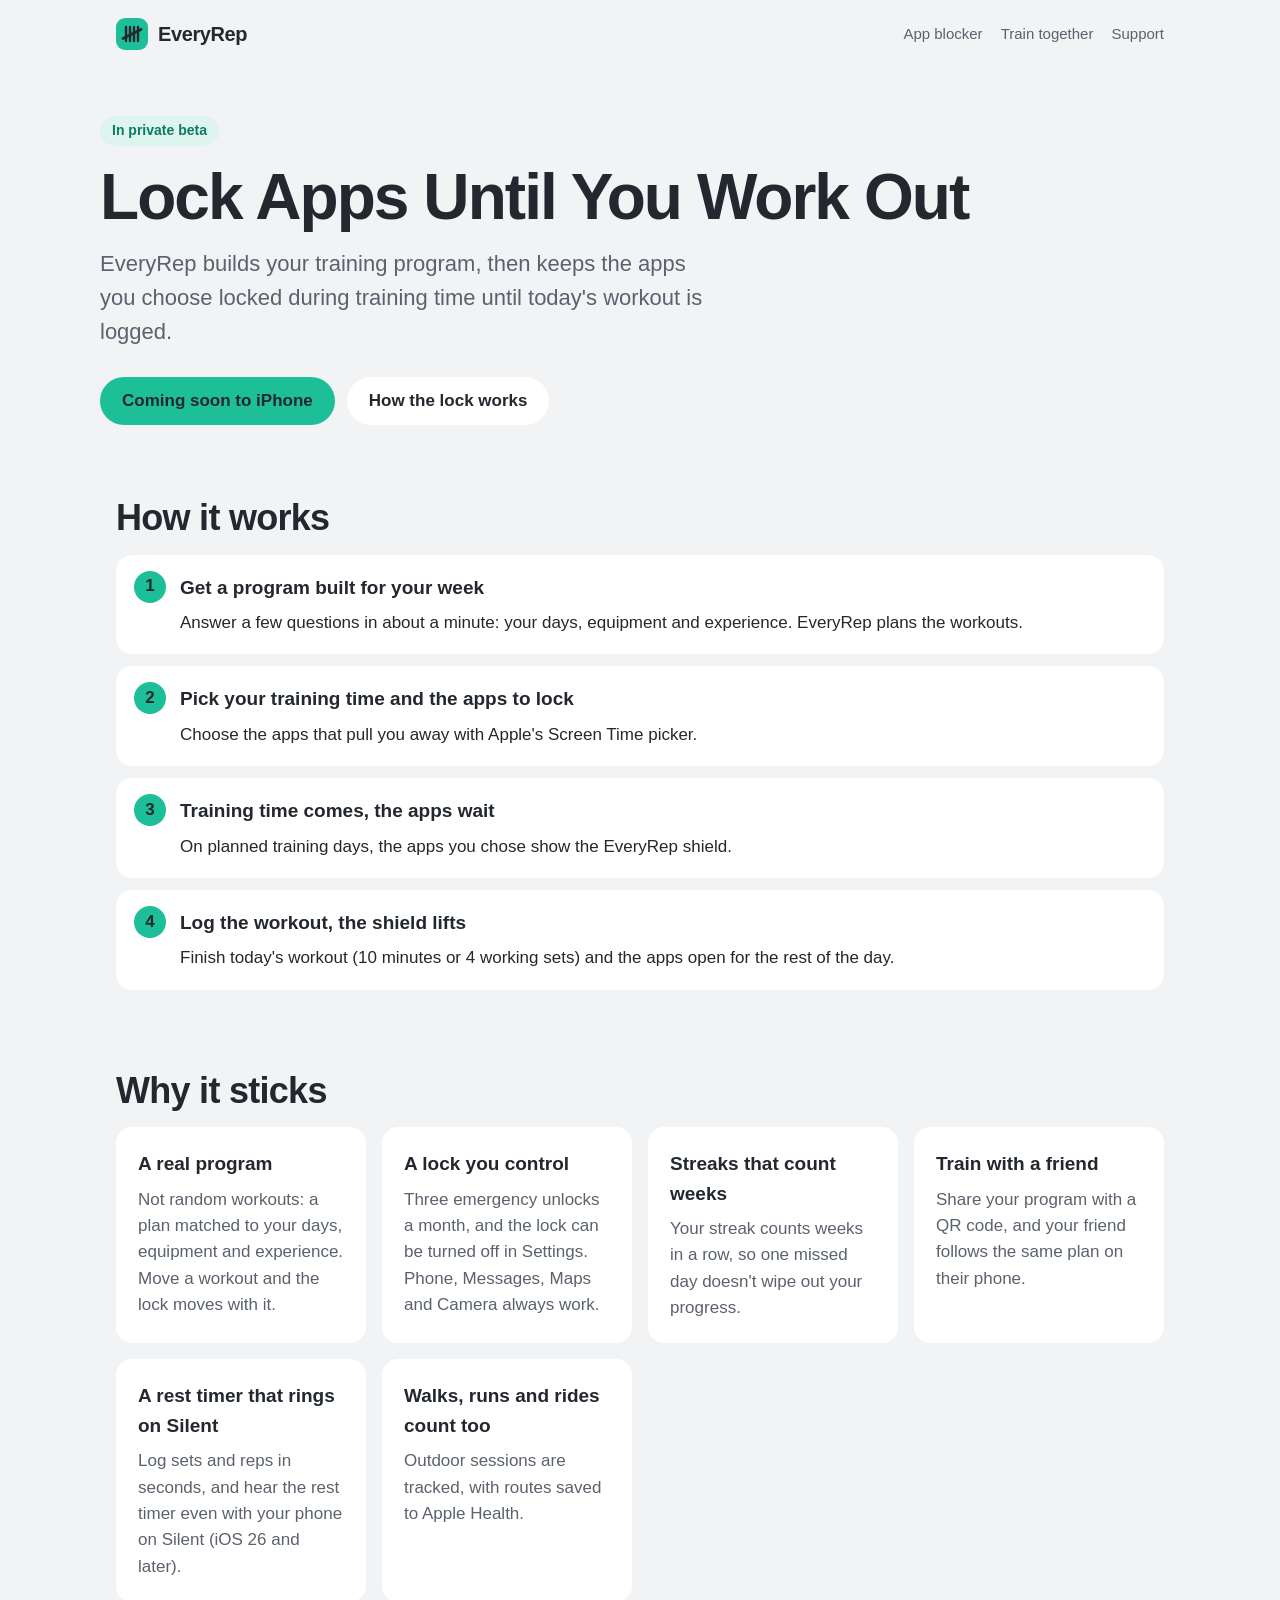
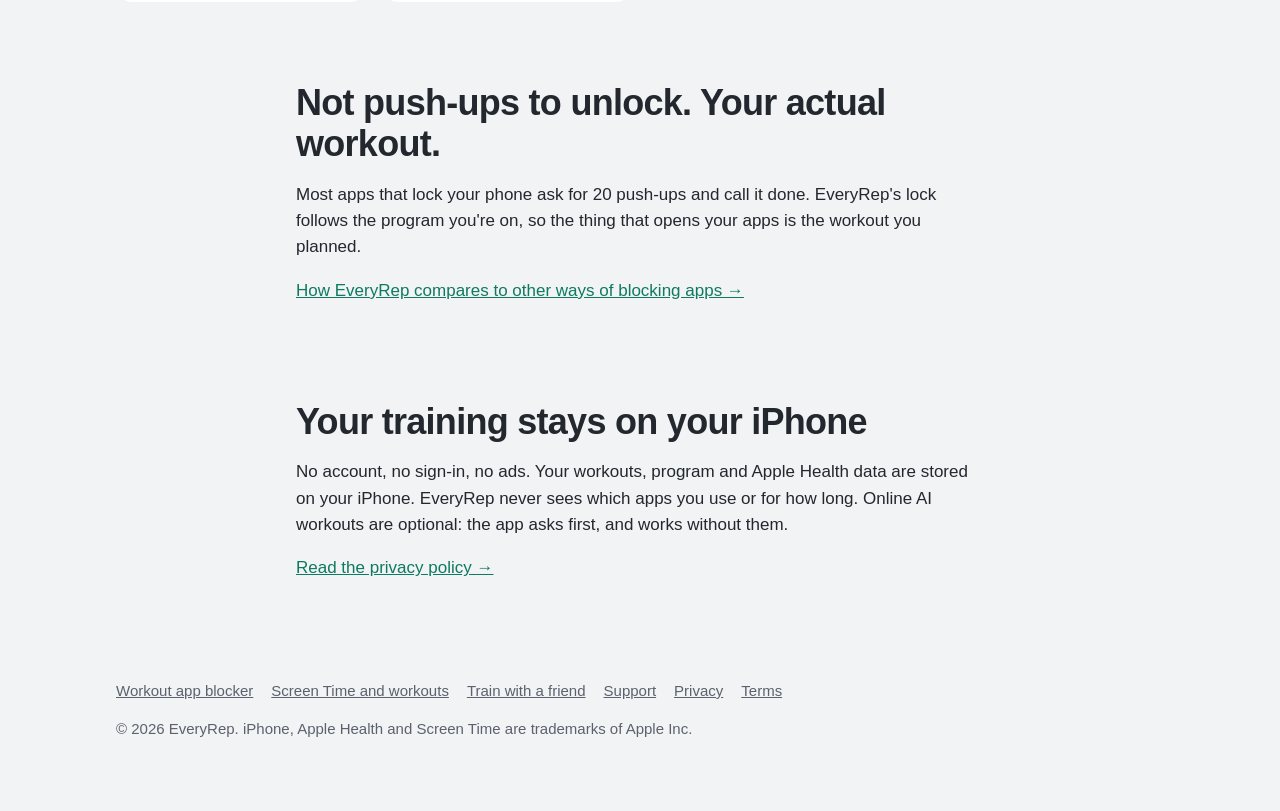
<file: public/index.html>
<!doctype html>
<html lang="en">
<head>
  <meta charset="utf-8">
  <meta name="viewport" content="width=device-width, initial-scale=1">
  <title>EveryRep: Lock Apps Until You Work Out</title>
  <meta name="description" content="EveryRep builds your training program and locks the apps you choose during training time until today's workout is logged. For iPhone.">
  <link rel="canonical" href="https://everyrep.app/">
  <meta property="og:type" content="website">
  <meta property="og:site_name" content="EveryRep">
  <meta property="og:title" content="EveryRep: Lock Apps Until You Work Out">
  <meta property="og:description" content="A real training program, and a lock that keeps your scroll apps closed until today's workout is done.">
  <meta property="og:url" content="https://everyrep.app/">
  <meta property="og:image" content="https://everyrep.app/assets/og.png">
  <meta name="twitter:card" content="summary_large_image">
  <link rel="icon" href="favicon.svg" type="image/svg+xml">
  <link rel="apple-touch-icon" href="assets/apple-touch-icon.png">
  <link rel="stylesheet" href="styles.css">
  <script type="application/ld+json">
  {
    "@context": "https://schema.org",
    "@type": "SoftwareApplication",
    "name": "EveryRep: Gym Workout Planner",
    "alternateName": "EveryRep",
    "operatingSystem": "iOS",
    "applicationCategory": "HealthApplication",
    "description": "A workout planner that locks the apps you choose during training time until today's workout is logged.",
    "url": "https://everyrep.app/",
    "image": "https://everyrep.app/assets/icon-512.png"
  }
  </script>
</head>
<body>
  <header class="site-header">
    <div class="wrap">
      <a class="brand" href="./"><img src="assets/logo.svg" alt="" width="32" height="32">EveryRep</a>
      <nav class="site-nav" aria-label="Main">
        <a href="workout-app-blocker/">App blocker</a>
        <a href="train-with-a-friend/">Train together</a>
        <a href="support/">Support</a>
      </nav>
    </div>
  </header>

  <main>
    <div class="wrap hero">
      <span class="eyebrow">In private beta</span>
      <h1>Lock Apps Until You Work Out</h1>
      <p class="lede">EveryRep builds your training program, then keeps the apps you choose locked during training time until today's workout is logged.</p>
      <div class="cta-row">
        <span class="button" aria-disabled="true">Coming soon to iPhone</span>
        <a class="button secondary" href="#how">How the lock works</a>
      </div>
    </div>

    <section id="how">
      <div class="wrap">
        <h2>How it works</h2>
        <ol class="steps">
          <li><h3>Get a program built for your week</h3>Answer a few questions in about a minute: your days, equipment and experience. EveryRep plans the workouts.</li>
          <li><h3>Pick your training time and the apps to lock</h3>Choose the apps that pull you away with Apple's Screen Time picker.</li>
          <li><h3>Training time comes, the apps wait</h3>On planned training days, the apps you chose show the EveryRep shield.</li>
          <li><h3>Log the workout, the shield lifts</h3>Finish today's workout (10 minutes or 4 working sets) and the apps open for the rest of the day.</li>
        </ol>
      </div>
    </section>

    <section>
      <div class="wrap">
        <h2>Why it sticks</h2>
        <div class="grid">
          <div class="card"><h3>A real program</h3><p>Not random workouts: a plan matched to your days, equipment and experience. Move a workout and the lock moves with it.</p></div>
          <div class="card"><h3>A lock you control</h3><p>Three emergency unlocks a month, and the lock can be turned off in Settings. Phone, Messages, Maps and Camera always work.</p></div>
          <div class="card"><h3>Streaks that count weeks</h3><p>Your streak counts weeks in a row, so one missed day doesn't wipe out your progress.</p></div>
          <div class="card"><h3>Train with a friend</h3><p>Share your program with a QR code, and your friend follows the same plan on their phone.</p></div>
          <div class="card"><h3>A rest timer that rings on Silent</h3><p>Log sets and reps in seconds, and hear the rest timer even with your phone on Silent (iOS 26 and later).</p></div>
          <div class="card"><h3>Walks, runs and rides count too</h3><p>Outdoor sessions are tracked, with routes saved to Apple Health.</p></div>
        </div>
      </div>
    </section>

    <section>
      <div class="wrap narrow">
        <h2>Not push-ups to unlock. Your actual workout.</h2>
        <p>Most apps that lock your phone ask for 20 push-ups and call it done. EveryRep's lock follows the program you're on, so the thing that opens your apps is the workout you planned.</p>
        <p><a href="workout-app-blocker/">How EveryRep compares to other ways of blocking apps →</a></p>
      </div>
    </section>

    <section>
      <div class="wrap narrow">
        <h2>Your training stays on your iPhone</h2>
        <p>No account, no sign-in, no ads. Your workouts, program and Apple Health data are stored on your iPhone. EveryRep never sees which apps you use or for how long. Online AI workouts are optional: the app asks first, and works without them.</p>
        <p><a href="privacy/">Read the privacy policy →</a></p>
      </div>
    </section>
  </main>

  <footer class="site-footer">
    <div class="wrap">
      <nav aria-label="Footer">
        <a href="workout-app-blocker/">Workout app blocker</a>
        <a href="screen-time-workout/">Screen Time and workouts</a>
        <a href="train-with-a-friend/">Train with a friend</a>
        <a href="support/">Support</a>
        <a href="privacy/">Privacy</a>
        <a href="terms/">Terms</a>
      </nav>
      <p>© 2026 EveryRep. iPhone, Apple Health and Screen Time are trademarks of Apple Inc.</p>
    </div>
  </footer>
</body>
</html>
</file>
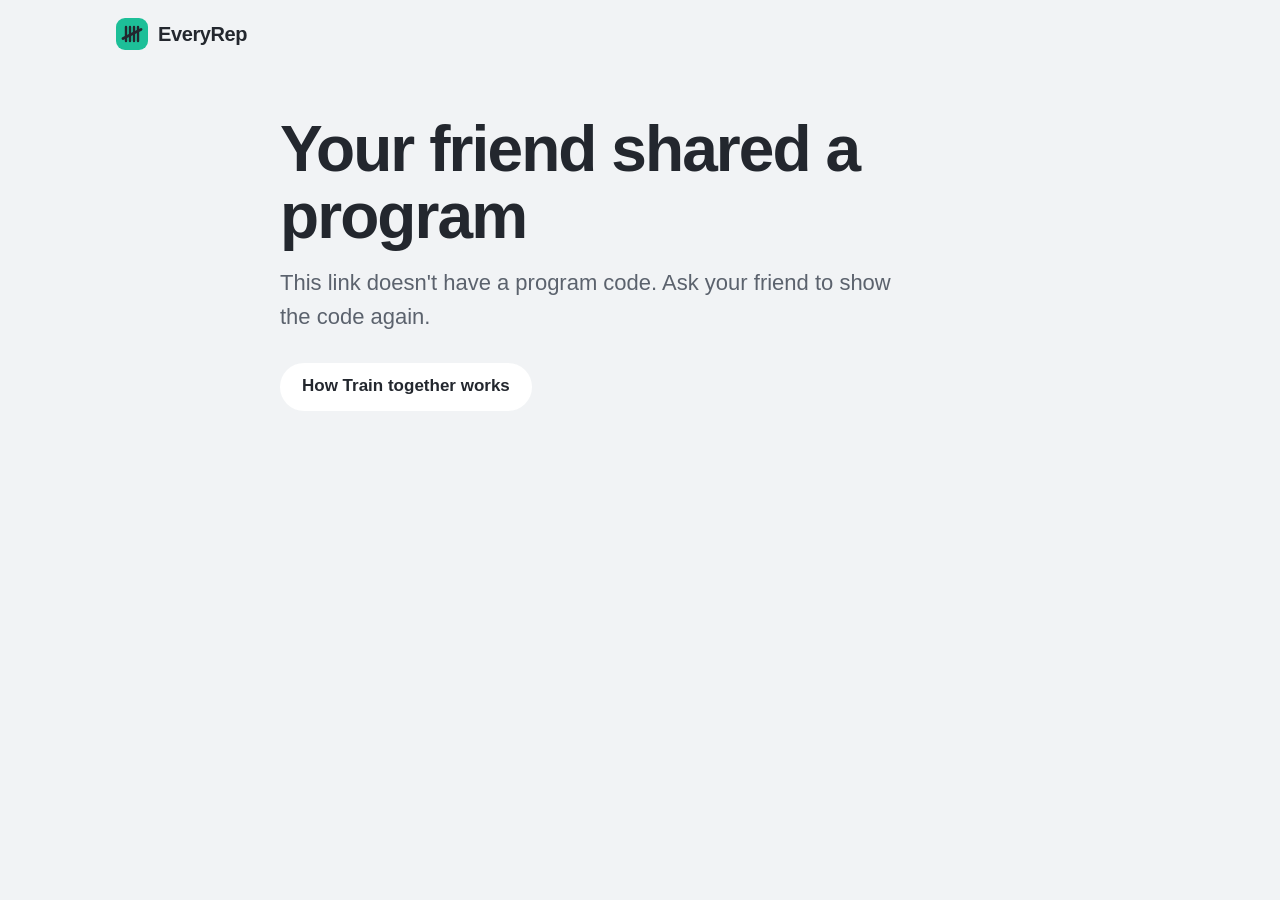
<file: public/p/index.html>
<!doctype html>
<html lang="en">
<head>
  <meta charset="utf-8">
  <meta name="viewport" content="width=device-width, initial-scale=1">
  <title>A Friend's Program | EveryRep</title>
  <meta name="description" content="Open your friend's training program in EveryRep and follow the same plan.">
  <meta name="robots" content="noindex">
  <meta property="og:title" content="Train with me on EveryRep">
  <meta property="og:description" content="Open my program in EveryRep and follow the same plan this week.">
  <meta property="og:image" content="https://everyrep.app/assets/og.png">
  <meta name="twitter:card" content="summary_large_image">
  <link rel="icon" href="../favicon.svg" type="image/svg+xml">
  <link rel="apple-touch-icon" href="../assets/apple-touch-icon.png">
  <link rel="stylesheet" href="../styles.css">
</head>
<body>
  <header class="site-header">
    <div class="wrap">
      <a class="brand" href="../"><img src="../assets/logo.svg" alt="" width="32" height="32">EveryRep</a>
    </div>
  </header>

  <main class="wrap narrow hero">
    <h1>Your friend shared a program</h1>
    <div id="found" hidden>
      <p class="lede">Open it in EveryRep to preview it, then train the same plan.</p>
      <p><span class="code" id="code"></span></p>
      <div class="cta-row">
        <a class="button" id="open" href="../">Open in EveryRep</a>
        <span class="button secondary" aria-disabled="true">Coming soon to iPhone</span>
      </div>
      <p class="note">Already in the app? Open Train and tap Scan a friend's code.</p>
    </div>
    <div id="missing" hidden>
      <p class="lede">This link doesn't have a program code. Ask your friend to show the code again.</p>
      <a class="button secondary" href="../train-with-a-friend/">How Train together works</a>
    </div>
  </main>

  <script>
    // Same rule as ProgramShareLink.code(in:) in the app: /p/ plus 8 letters or digits. GitHub Pages arrives as
    // /p/?code=CODE (from 404.html).
    var match = location.pathname.match(/\/p\/([A-Za-z0-9]{8})\/?$/) ||
      (new URLSearchParams(location.search).get("code") || "").match(/^([A-Za-z0-9]{8})$/);
    if (match) {
      var code = match[1].toUpperCase();
      document.getElementById("code").textContent = code;
      document.getElementById("open").href = "everyrep://program/" + code;
      document.getElementById("found").hidden = false;
    } else {
      document.getElementById("missing").hidden = false;
    }
  </script>
</body>
</html>
</file>
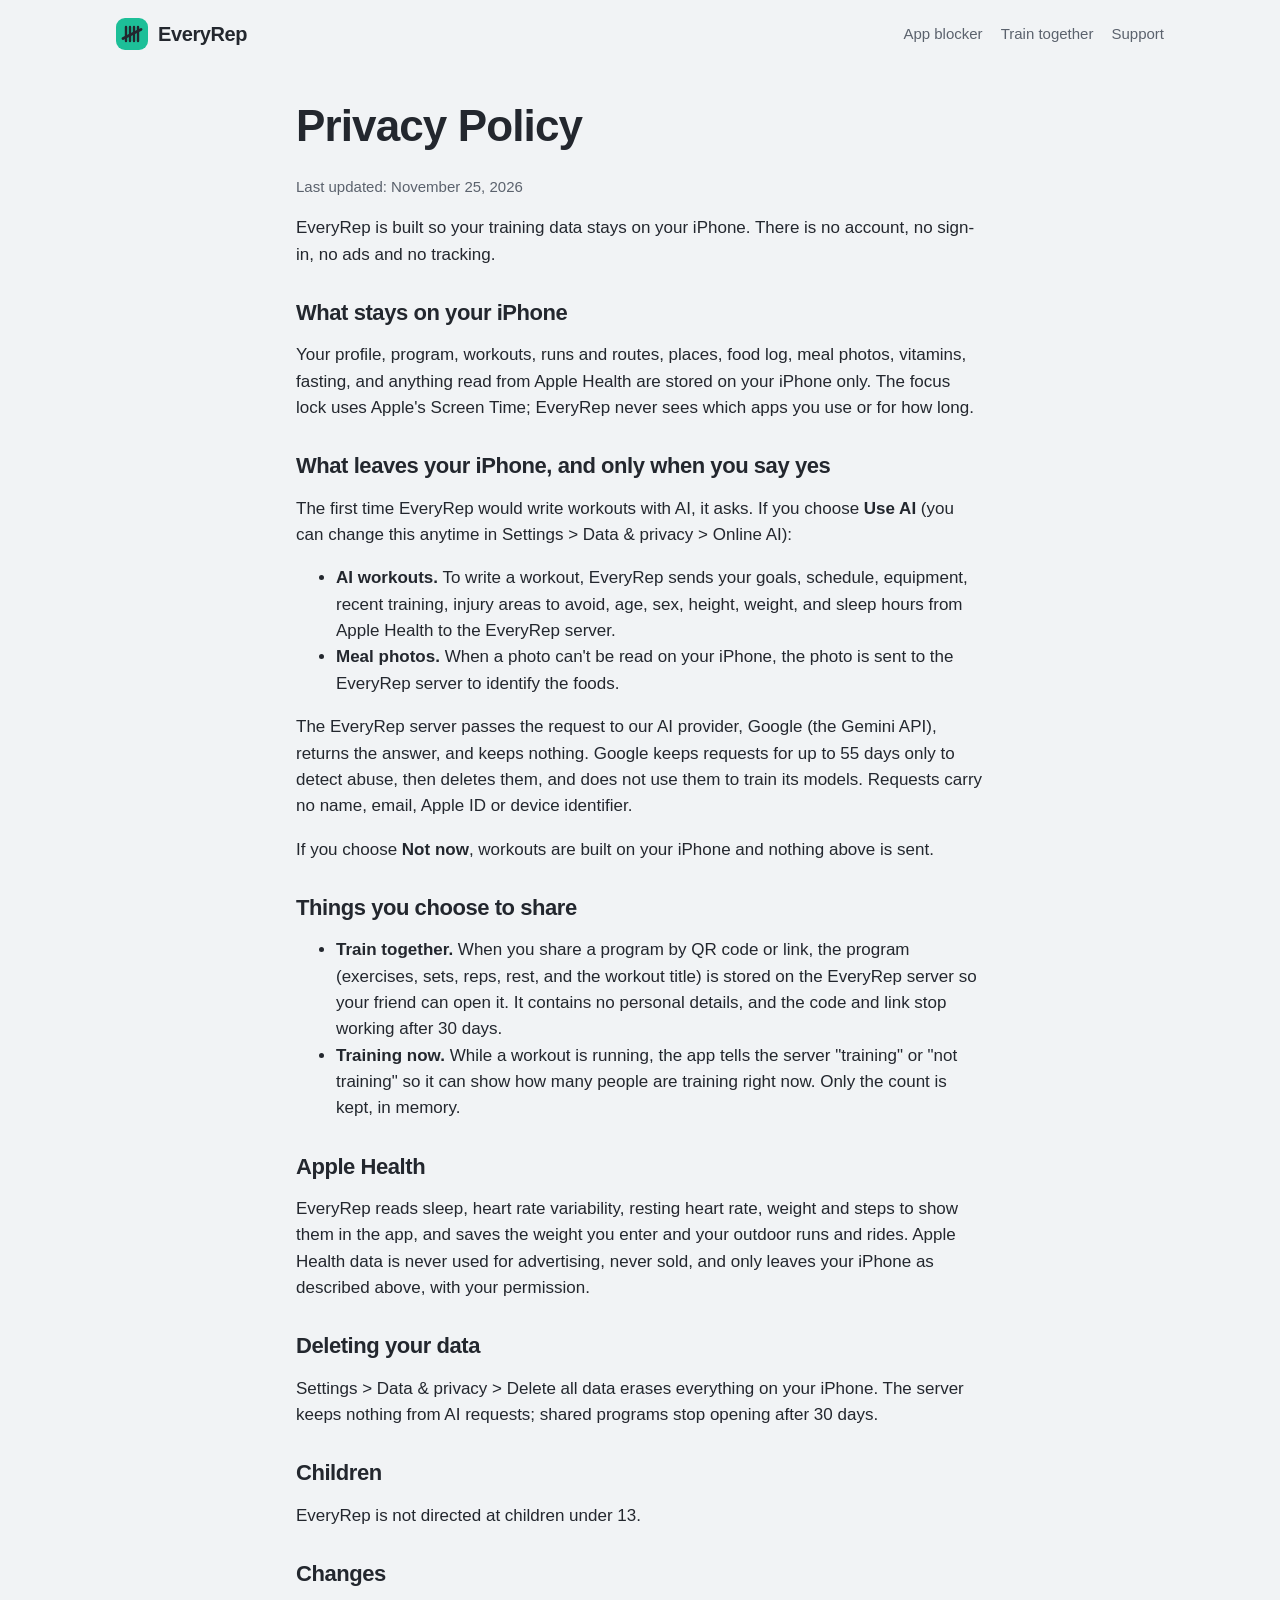
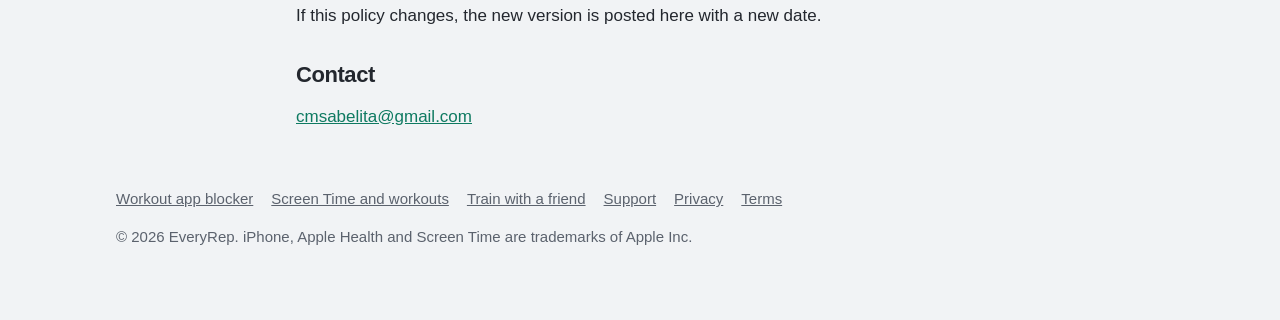
<file: public/privacy/index.html>
<!doctype html>
<html lang="en">
<head>
  <meta charset="utf-8">
  <meta name="viewport" content="width=device-width, initial-scale=1">
  <title>Privacy Policy | EveryRep</title>
  <meta name="description" content="How EveryRep handles your data: no account, no ads, training data stored on your iPhone, and online AI only when you say yes.">
  <link rel="canonical" href="https://everyrep.app/privacy/">
  <link rel="icon" href="../favicon.svg" type="image/svg+xml">
  <link rel="apple-touch-icon" href="../assets/apple-touch-icon.png">
  <link rel="stylesheet" href="../styles.css">
</head>
<body>
  <header class="site-header">
    <div class="wrap">
      <a class="brand" href="../"><img src="../assets/logo.svg" alt="" width="32" height="32">EveryRep</a>
      <nav class="site-nav" aria-label="Main">
        <a href="../workout-app-blocker/">App blocker</a>
        <a href="../train-with-a-friend/">Train together</a>
        <a href="../support/">Support</a>
      </nav>
    </div>
  </header>

  <main class="wrap narrow prose">
    <h1>Privacy Policy</h1>
    <p class="updated">Last updated: November 25, 2026</p>

    <p>EveryRep is built so your training data stays on your iPhone. There is no account, no sign-in, no ads and no tracking.</p>

    <h2>What stays on your iPhone</h2>
    <p>Your profile, program, workouts, runs and routes, places, food log, meal photos, vitamins, fasting, and anything read from Apple Health are stored on your iPhone only. The focus lock uses Apple's Screen Time; EveryRep never sees which apps you use or for how long.</p>

    <h2>What leaves your iPhone, and only when you say yes</h2>
    <p>The first time EveryRep would write workouts with AI, it asks. If you choose <strong>Use AI</strong> (you can change this anytime in Settings &gt; Data &amp; privacy &gt; Online AI):</p>
    <ul>
      <li><strong>AI workouts.</strong> To write a workout, EveryRep sends your goals, schedule, equipment, recent training, injury areas to avoid, age, sex, height, weight, and sleep hours from Apple Health to the EveryRep server.</li>
      <li><strong>Meal photos.</strong> When a photo can't be read on your iPhone, the photo is sent to the EveryRep server to identify the foods.</li>
    </ul>
    <p>The EveryRep server passes the request to our AI provider, Google (the Gemini API), returns the answer, and keeps nothing. Google keeps requests for up to 55 days only to detect abuse, then deletes them, and does not use them to train its models. Requests carry no name, email, Apple ID or device identifier.</p>
    <p>If you choose <strong>Not now</strong>, workouts are built on your iPhone and nothing above is sent.</p>

    <h2>Things you choose to share</h2>
    <ul>
      <li><strong>Train together.</strong> When you share a program by QR code or link, the program (exercises, sets, reps, rest, and the workout title) is stored on the EveryRep server so your friend can open it. It contains no personal details, and the code and link stop working after 30 days.</li>
      <li><strong>Training now.</strong> While a workout is running, the app tells the server "training" or "not training" so it can show how many people are training right now. Only the count is kept, in memory.</li>
    </ul>

    <h2>Apple Health</h2>
    <p>EveryRep reads sleep, heart rate variability, resting heart rate, weight and steps to show them in the app, and saves the weight you enter and your outdoor runs and rides. Apple Health data is never used for advertising, never sold, and only leaves your iPhone as described above, with your permission.</p>

    <h2>Deleting your data</h2>
    <p>Settings &gt; Data &amp; privacy &gt; Delete all data erases everything on your iPhone. The server keeps nothing from AI requests; shared programs stop opening after 30 days.</p>

    <h2>Children</h2>
    <p>EveryRep is not directed at children under 13.</p>

    <h2>Changes</h2>
    <p>If this policy changes, the new version is posted here with a new date.</p>

    <h2>Contact</h2>
    <p><a href="mailto:cmsabelita@gmail.com">cmsabelita@gmail.com</a></p>
  </main>

  <footer class="site-footer">
    <div class="wrap">
      <nav aria-label="Footer">
        <a href="../workout-app-blocker/">Workout app blocker</a>
        <a href="../screen-time-workout/">Screen Time and workouts</a>
        <a href="../train-with-a-friend/">Train with a friend</a>
        <a href="../support/">Support</a>
        <a href="../privacy/">Privacy</a>
        <a href="../terms/">Terms</a>
      </nav>
      <p>© 2026 EveryRep. iPhone, Apple Health and Screen Time are trademarks of Apple Inc.</p>
    </div>
  </footer>
</body>
</html>
</file>
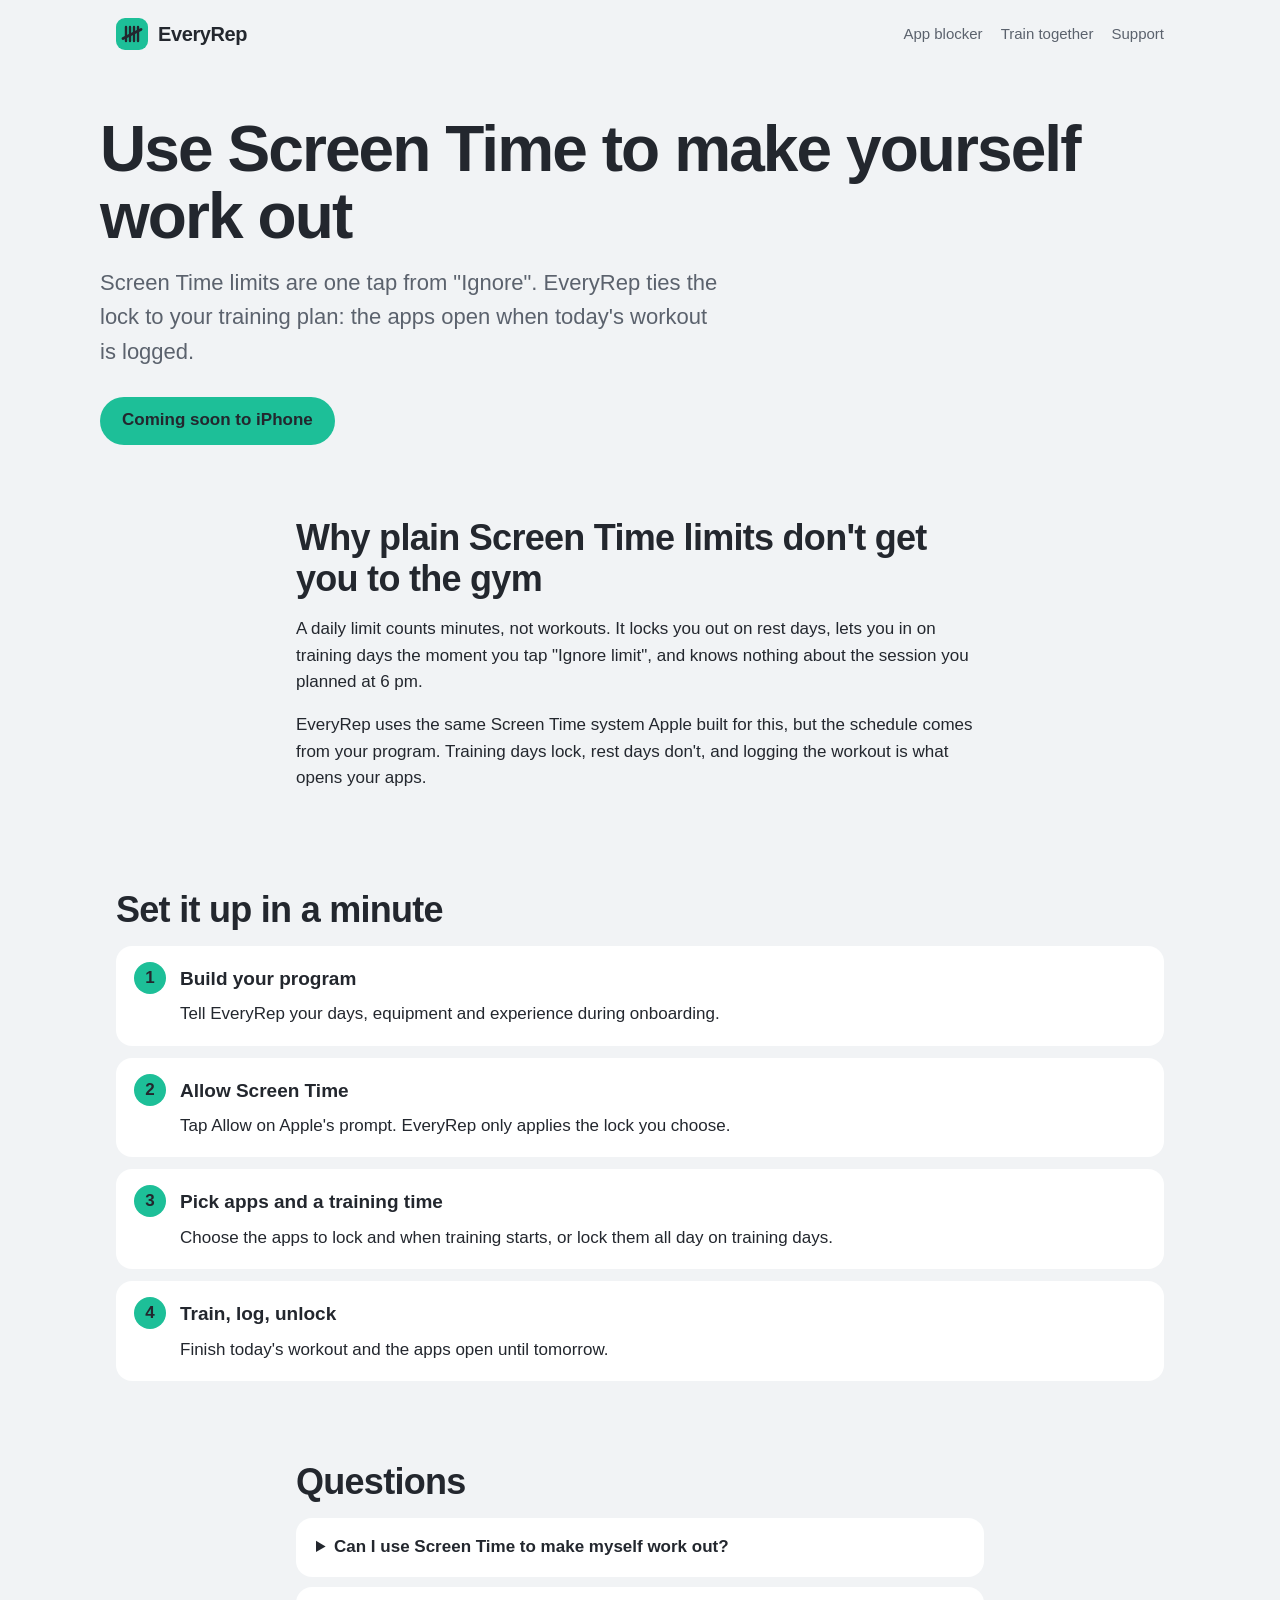
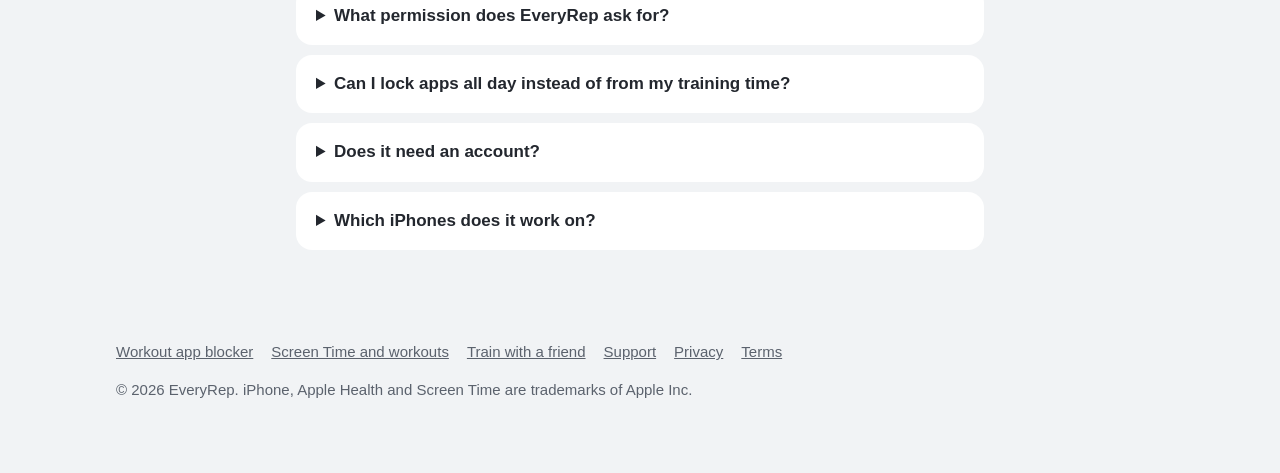
<file: public/screen-time-workout/index.html>
<!doctype html>
<html lang="en">
<head>
  <meta charset="utf-8">
  <meta name="viewport" content="width=device-width, initial-scale=1">
  <title>Use Screen Time to Make Yourself Work Out | EveryRep</title>
  <meta name="description" content="Screen Time limits are easy to ignore. EveryRep uses Screen Time to lock the apps you pick on training days until your workout is logged.">
  <link rel="canonical" href="https://everyrep.app/screen-time-workout/">
  <meta property="og:type" content="article">
  <meta property="og:title" content="Use Screen Time to make yourself work out">
  <meta property="og:description" content="Lock the apps you pick on training days until today's workout is logged.">
  <meta property="og:url" content="https://everyrep.app/screen-time-workout/">
  <meta property="og:image" content="https://everyrep.app/assets/og.png">
  <meta name="twitter:card" content="summary_large_image">
  <link rel="icon" href="../favicon.svg" type="image/svg+xml">
  <link rel="apple-touch-icon" href="../assets/apple-touch-icon.png">
  <link rel="stylesheet" href="../styles.css">
  <script type="application/ld+json">
  {
    "@context": "https://schema.org",
    "@type": "FAQPage",
    "mainEntity": [
      {"@type": "Question", "name": "Can I use Screen Time to make myself work out?", "acceptedAnswer": {"@type": "Answer", "text": "Screen Time on its own can limit apps, but it can't tell whether you trained. EveryRep uses Screen Time to lock the apps you choose on training days and opens them when your workout is logged."}},
      {"@type": "Question", "name": "What permission does EveryRep ask for?", "acceptedAnswer": {"@type": "Answer", "text": "Apple's Screen Time permission. Tap Allow, then pick the apps to lock. You can skip this step and add the lock later."}},
      {"@type": "Question", "name": "Can I lock apps all day instead of from my training time?", "acceptedAnswer": {"@type": "Answer", "text": "Yes. Turn on \"Lock all day until I train\" and the apps lock from midnight on training days until the workout is logged."}},
      {"@type": "Question", "name": "Does it need an account?", "acceptedAnswer": {"@type": "Answer", "text": "No. There is no account or sign-in, and your app use stays on your iPhone."}},
      {"@type": "Question", "name": "Which iPhones does it work on?", "acceptedAnswer": {"@type": "Answer", "text": "iPhones running iOS 17 or later."}}
    ]
  }
  </script>
</head>
<body>
  <header class="site-header">
    <div class="wrap">
      <a class="brand" href="../"><img src="../assets/logo.svg" alt="" width="32" height="32">EveryRep</a>
      <nav class="site-nav" aria-label="Main">
        <a href="../workout-app-blocker/">App blocker</a>
        <a href="../train-with-a-friend/">Train together</a>
        <a href="../support/">Support</a>
      </nav>
    </div>
  </header>

  <main>
    <div class="wrap hero">
      <h1>Use Screen Time to make yourself work out</h1>
      <p class="lede">Screen Time limits are one tap from "Ignore". EveryRep ties the lock to your training plan: the apps open when today's workout is logged.</p>
      <div class="cta-row">
        <span class="button" aria-disabled="true">Coming soon to iPhone</span>
      </div>
    </div>


    <section>
      <div class="wrap narrow">
        <h2>Why plain Screen Time limits don't get you to the gym</h2>
        <p>A daily limit counts minutes, not workouts. It locks you out on rest days, lets you in on training days the moment you tap "Ignore limit", and knows nothing about the session you planned at 6 pm.</p>
        <p>EveryRep uses the same Screen Time system Apple built for this, but the schedule comes from your program. Training days lock, rest days don't, and logging the workout is what opens your apps.</p>
      </div>
    </section>

    <section>
      <div class="wrap">
        <h2>Set it up in a minute</h2>
        <ol class="steps">
          <li><h3>Build your program</h3>Tell EveryRep your days, equipment and experience during onboarding.</li>
          <li><h3>Allow Screen Time</h3>Tap Allow on Apple's prompt. EveryRep only applies the lock you choose.</li>
          <li><h3>Pick apps and a training time</h3>Choose the apps to lock and when training starts, or lock them all day on training days.</li>
          <li><h3>Train, log, unlock</h3>Finish today's workout and the apps open until tomorrow.</li>
        </ol>
      </div>
    </section>

    <section>
      <div class="wrap narrow faq">
        <h2>Questions</h2>
        <details><summary>Can I use Screen Time to make myself work out?</summary><p>Screen Time on its own can limit apps, but it can't tell whether you trained. EveryRep uses Screen Time to lock the apps you choose on training days and opens them when your workout is logged.</p></details>
        <details><summary>What permission does EveryRep ask for?</summary><p>Apple's Screen Time permission. Tap Allow, then pick the apps to lock. You can skip this step and add the lock later.</p></details>
        <details><summary>Can I lock apps all day instead of from my training time?</summary><p>Yes. Turn on "Lock all day until I train" and the apps lock from midnight on training days until the workout is logged.</p></details>
        <details><summary>Does it need an account?</summary><p>No. There is no account or sign-in, and your app use stays on your iPhone.</p></details>
        <details><summary>Which iPhones does it work on?</summary><p>iPhones running iOS 17 or later.</p></details>
      </div>
    </section>
  </main>

  <footer class="site-footer">
    <div class="wrap">
      <nav aria-label="Footer">
        <a href="../workout-app-blocker/">Workout app blocker</a>
        <a href="../screen-time-workout/">Screen Time and workouts</a>
        <a href="../train-with-a-friend/">Train with a friend</a>
        <a href="../support/">Support</a>
        <a href="../privacy/">Privacy</a>
        <a href="../terms/">Terms</a>
      </nav>
      <p>© 2026 EveryRep. iPhone, Apple Health and Screen Time are trademarks of Apple Inc.</p>
    </div>
  </footer>
</body>
</html>
</file>
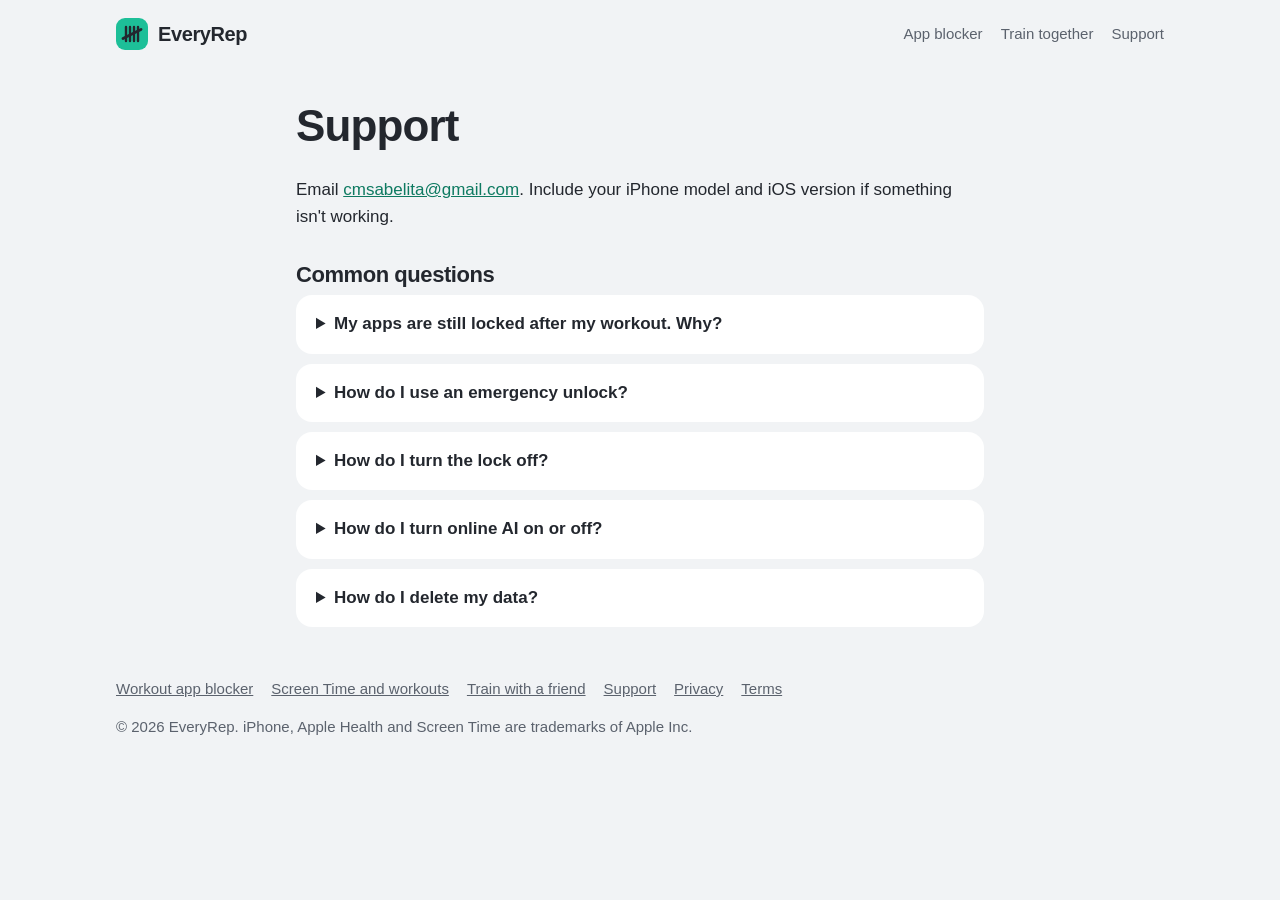
<file: public/support/index.html>
<!doctype html>
<html lang="en">
<head>
  <meta charset="utf-8">
  <meta name="viewport" content="width=device-width, initial-scale=1">
  <title>Support | EveryRep</title>
  <meta name="description" content="Help with EveryRep: the focus lock, emergency unlocks, sharing a program, online AI and deleting your data.">
  <link rel="canonical" href="https://everyrep.app/support/">
  <link rel="icon" href="../favicon.svg" type="image/svg+xml">
  <link rel="apple-touch-icon" href="../assets/apple-touch-icon.png">
  <link rel="stylesheet" href="../styles.css">
  <script type="application/ld+json">
  {
    "@context": "https://schema.org",
    "@type": "FAQPage",
    "mainEntity": [
      {"@type": "Question", "name": "My apps are still locked after my workout. Why?", "acceptedAnswer": {"@type": "Answer", "text": "A workout opens the apps when it counts: 10 minutes or more, or 4 working sets, and you tapped Finish workout. Short or empty workouts don't count."}},
      {"@type": "Question", "name": "How do I use an emergency unlock?", "acceptedAnswer": {"@type": "Answer", "text": "Tap the button on the EveryRep shield, or go to Settings. You get three a month, and each opens the apps for 15 minutes."}},
      {"@type": "Question", "name": "How do I turn the lock off?", "acceptedAnswer": {"@type": "Answer", "text": "Open Settings in EveryRep and turn off the training lock."}},
      {"@type": "Question", "name": "How do I turn online AI on or off?", "acceptedAnswer": {"@type": "Answer", "text": "Settings > Data & privacy > Online AI. With it off, workouts are built on your iPhone and nothing personal is sent."}},
      {"@type": "Question", "name": "How do I delete my data?", "acceptedAnswer": {"@type": "Answer", "text": "Settings > Data & privacy > Delete all data erases everything EveryRep stored on your iPhone."}}
    ]
  }
  </script>
</head>
<body>
  <header class="site-header">
    <div class="wrap">
      <a class="brand" href="../"><img src="../assets/logo.svg" alt="" width="32" height="32">EveryRep</a>
      <nav class="site-nav" aria-label="Main">
        <a href="../workout-app-blocker/">App blocker</a>
        <a href="../train-with-a-friend/">Train together</a>
        <a href="../support/">Support</a>
      </nav>
    </div>
  </header>

  <main class="wrap narrow prose">
    <h1>Support</h1>
    <p>Email <a href="mailto:cmsabelita@gmail.com">cmsabelita@gmail.com</a>. Include your iPhone model and iOS version if something isn't working.</p>

    <div class="faq">
      <h2>Common questions</h2>
      <details><summary>My apps are still locked after my workout. Why?</summary><p>A workout opens the apps when it counts: 10 minutes or more, or 4 working sets, and you tapped Finish workout. Short or empty workouts don't count.</p></details>
      <details><summary>How do I use an emergency unlock?</summary><p>Tap the button on the EveryRep shield, or go to Settings. You get three a month, and each opens the apps for 15 minutes.</p></details>
      <details><summary>How do I turn the lock off?</summary><p>Open Settings in EveryRep and turn off the training lock.</p></details>
      <details><summary>How do I turn online AI on or off?</summary><p>Settings &gt; Data &amp; privacy &gt; Online AI. With it off, workouts are built on your iPhone and nothing personal is sent.</p></details>
      <details><summary>How do I delete my data?</summary><p>Settings &gt; Data &amp; privacy &gt; Delete all data erases everything EveryRep stored on your iPhone.</p></details>
    </div>
  </main>

  <footer class="site-footer">
    <div class="wrap">
      <nav aria-label="Footer">
        <a href="../workout-app-blocker/">Workout app blocker</a>
        <a href="../screen-time-workout/">Screen Time and workouts</a>
        <a href="../train-with-a-friend/">Train with a friend</a>
        <a href="../support/">Support</a>
        <a href="../privacy/">Privacy</a>
        <a href="../terms/">Terms</a>
      </nav>
      <p>© 2026 EveryRep. iPhone, Apple Health and Screen Time are trademarks of Apple Inc.</p>
    </div>
  </footer>
</body>
</html>
</file>
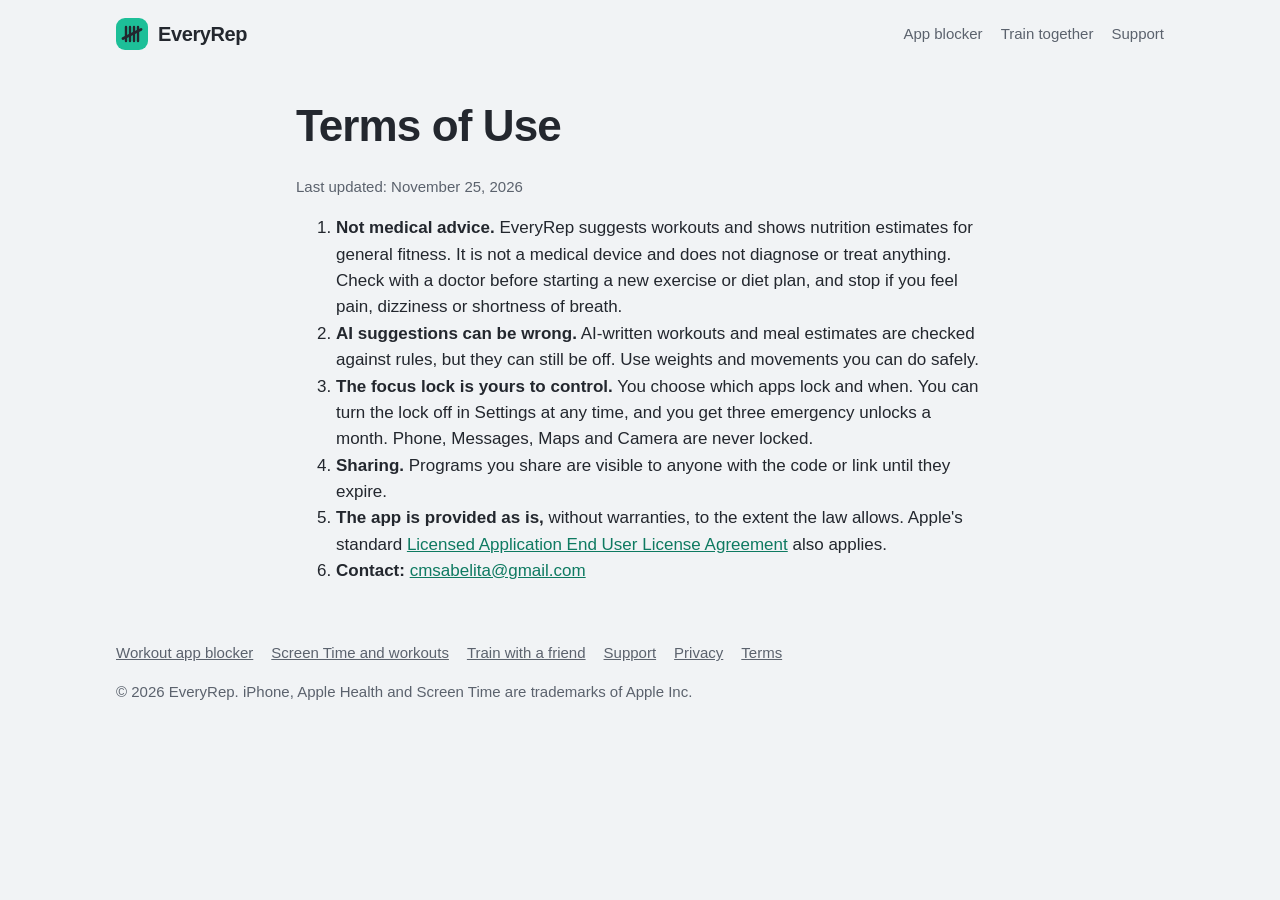
<file: public/terms/index.html>
<!doctype html>
<html lang="en">
<head>
  <meta charset="utf-8">
  <meta name="viewport" content="width=device-width, initial-scale=1">
  <title>Terms of Use | EveryRep</title>
  <meta name="description" content="The terms for using EveryRep: not medical advice, AI suggestions can be wrong, and you control the focus lock.">
  <link rel="canonical" href="https://everyrep.app/terms/">
  <link rel="icon" href="../favicon.svg" type="image/svg+xml">
  <link rel="apple-touch-icon" href="../assets/apple-touch-icon.png">
  <link rel="stylesheet" href="../styles.css">
</head>
<body>
  <header class="site-header">
    <div class="wrap">
      <a class="brand" href="../"><img src="../assets/logo.svg" alt="" width="32" height="32">EveryRep</a>
      <nav class="site-nav" aria-label="Main">
        <a href="../workout-app-blocker/">App blocker</a>
        <a href="../train-with-a-friend/">Train together</a>
        <a href="../support/">Support</a>
      </nav>
    </div>
  </header>

  <main class="wrap narrow prose">
    <h1>Terms of Use</h1>
    <p class="updated">Last updated: November 25, 2026</p>

    <ol>
      <li><strong>Not medical advice.</strong> EveryRep suggests workouts and shows nutrition estimates for general fitness. It is not a medical device and does not diagnose or treat anything. Check with a doctor before starting a new exercise or diet plan, and stop if you feel pain, dizziness or shortness of breath.</li>
      <li><strong>AI suggestions can be wrong.</strong> AI-written workouts and meal estimates are checked against rules, but they can still be off. Use weights and movements you can do safely.</li>
      <li><strong>The focus lock is yours to control.</strong> You choose which apps lock and when. You can turn the lock off in Settings at any time, and you get three emergency unlocks a month. Phone, Messages, Maps and Camera are never locked.</li>
      <li><strong>Sharing.</strong> Programs you share are visible to anyone with the code or link until they expire.</li>
      <li><strong>The app is provided as is,</strong> without warranties, to the extent the law allows. Apple's standard <a href="https://www.apple.com/legal/internet-services/itunes/dev/stdeula/">Licensed Application End User License Agreement</a> also applies.</li>
      <li><strong>Contact:</strong> <a href="mailto:cmsabelita@gmail.com">cmsabelita@gmail.com</a></li>
    </ol>
  </main>

  <footer class="site-footer">
    <div class="wrap">
      <nav aria-label="Footer">
        <a href="../workout-app-blocker/">Workout app blocker</a>
        <a href="../screen-time-workout/">Screen Time and workouts</a>
        <a href="../train-with-a-friend/">Train with a friend</a>
        <a href="../support/">Support</a>
        <a href="../privacy/">Privacy</a>
        <a href="../terms/">Terms</a>
      </nav>
      <p>© 2026 EveryRep. iPhone, Apple Health and Screen Time are trademarks of Apple Inc.</p>
    </div>
  </footer>
</body>
</html>
</file>
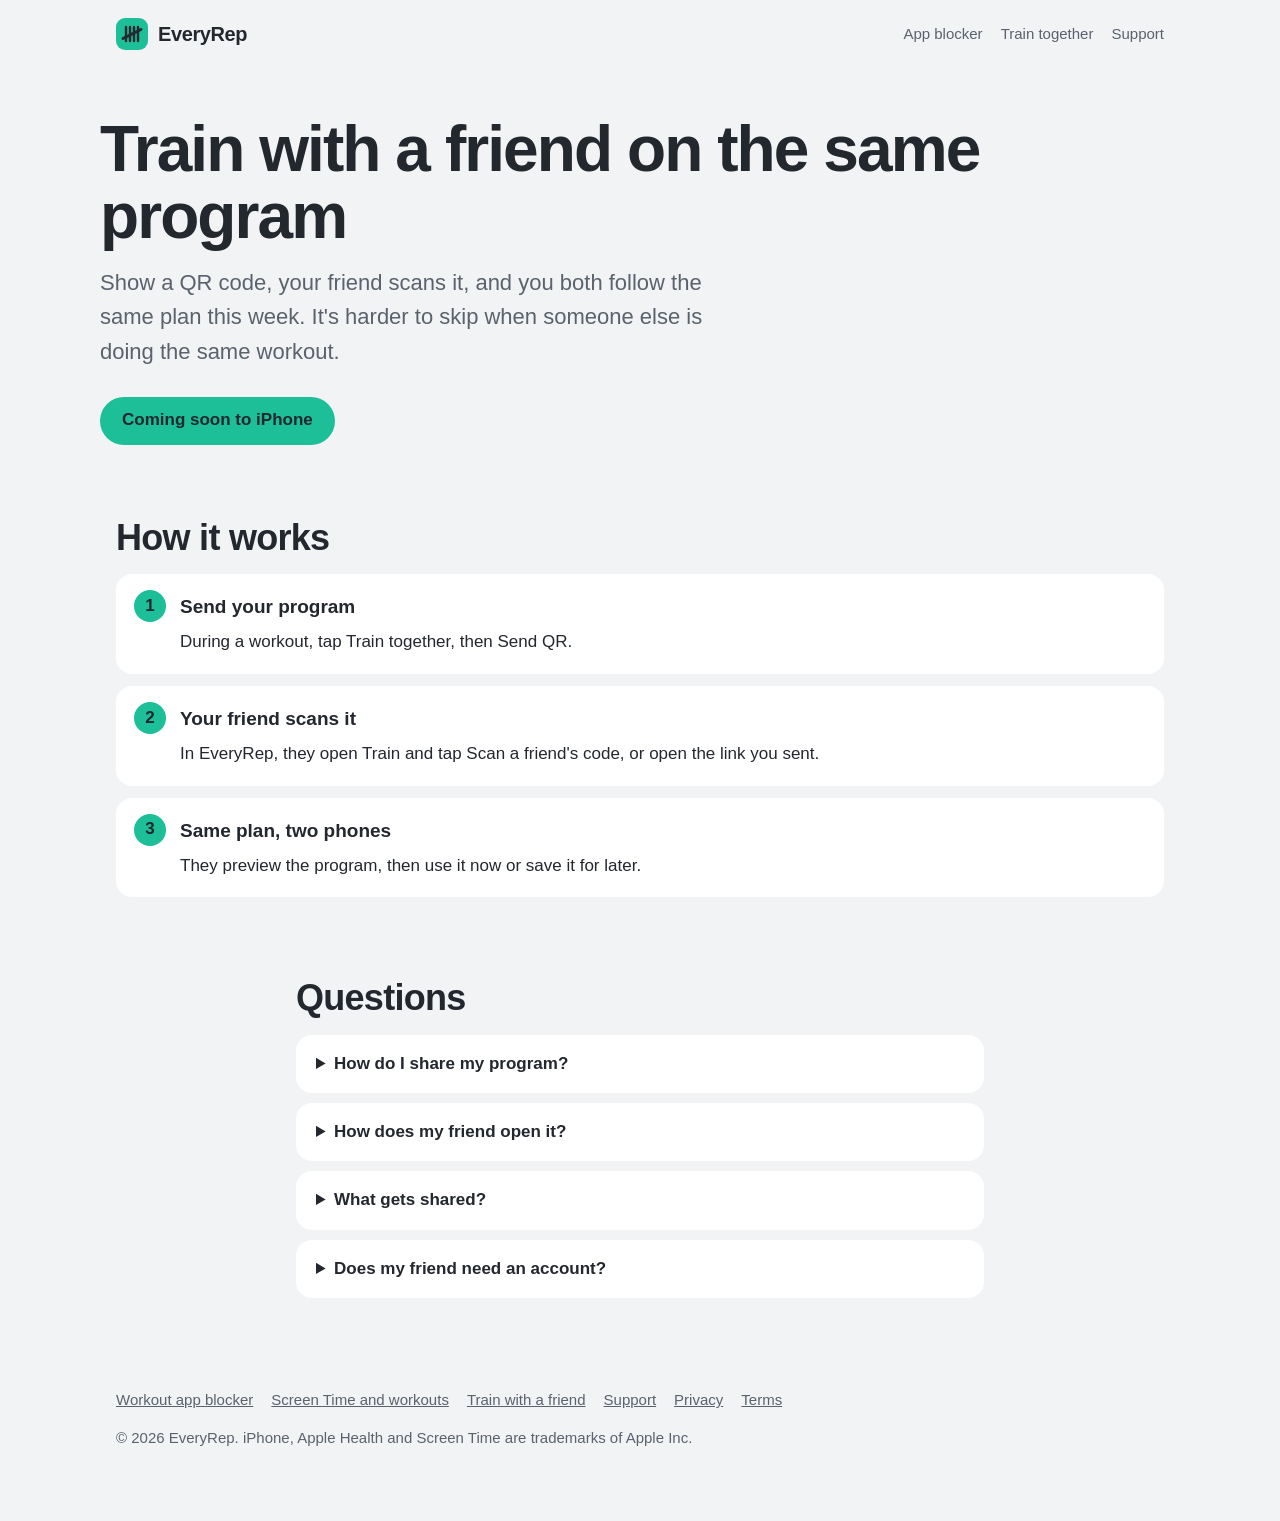
<file: public/train-with-a-friend/index.html>
<!doctype html>
<html lang="en">
<head>
  <meta charset="utf-8">
  <meta name="viewport" content="width=device-width, initial-scale=1">
  <title>Train With a Friend on the Same Program | EveryRep</title>
  <meta name="description" content="Share your workout program with a QR code or link, and your friend follows the same plan in EveryRep on their iPhone.">
  <link rel="canonical" href="https://everyrep.app/train-with-a-friend/">
  <meta property="og:type" content="article">
  <meta property="og:title" content="Train with a friend on the same program">
  <meta property="og:description" content="Scan a code and follow the same plan together this week.">
  <meta property="og:url" content="https://everyrep.app/train-with-a-friend/">
  <meta property="og:image" content="https://everyrep.app/assets/og.png">
  <meta name="twitter:card" content="summary_large_image">
  <link rel="icon" href="../favicon.svg" type="image/svg+xml">
  <link rel="apple-touch-icon" href="../assets/apple-touch-icon.png">
  <link rel="stylesheet" href="../styles.css">
  <script type="application/ld+json">
  {
    "@context": "https://schema.org",
    "@type": "FAQPage",
    "mainEntity": [
      {"@type": "Question", "name": "How do I share my program?", "acceptedAnswer": {"@type": "Answer", "text": "During a workout, tap Train together, then Send QR. Your friend scans the code or opens the link."}},
      {"@type": "Question", "name": "How does my friend open it?", "acceptedAnswer": {"@type": "Answer", "text": "In EveryRep, open Train and tap Scan a friend's code, or open the shared link on their iPhone. They see the program first and choose whether to use it."}},
      {"@type": "Question", "name": "What gets shared?", "acceptedAnswer": {"@type": "Answer", "text": "Only the program: exercises, sets, reps, rest and the workout title. No name, no workout history, no Apple Health data."}},
      {"@type": "Question", "name": "Does my friend need an account?", "acceptedAnswer": {"@type": "Answer", "text": "No. EveryRep has no accounts. Your friend needs the app on an iPhone."}}
    ]
  }
  </script>
</head>
<body>
  <header class="site-header">
    <div class="wrap">
      <a class="brand" href="../"><img src="../assets/logo.svg" alt="" width="32" height="32">EveryRep</a>
      <nav class="site-nav" aria-label="Main">
        <a href="../workout-app-blocker/">App blocker</a>
        <a href="../train-with-a-friend/">Train together</a>
        <a href="../support/">Support</a>
      </nav>
    </div>
  </header>

  <main>
    <div class="wrap hero">
      <h1>Train with a friend on the same program</h1>
      <p class="lede">Show a QR code, your friend scans it, and you both follow the same plan this week. It's harder to skip when someone else is doing the same workout.</p>
      <div class="cta-row">
        <span class="button" aria-disabled="true">Coming soon to iPhone</span>
      </div>
    </div>


    <section>
      <div class="wrap">
        <h2>How it works</h2>
        <ol class="steps">
          <li><h3>Send your program</h3>During a workout, tap Train together, then Send QR.</li>
          <li><h3>Your friend scans it</h3>In EveryRep, they open Train and tap Scan a friend's code, or open the link you sent.</li>
          <li><h3>Same plan, two phones</h3>They preview the program, then use it now or save it for later.</li>
        </ol>
      </div>
    </section>

    <section>
      <div class="wrap narrow faq">
        <h2>Questions</h2>
        <details><summary>How do I share my program?</summary><p>During a workout, tap Train together, then Send QR. Your friend scans the code or opens the link.</p></details>
        <details><summary>How does my friend open it?</summary><p>In EveryRep, open Train and tap Scan a friend's code, or open the shared link on their iPhone. They see the program first and choose whether to use it.</p></details>
        <details><summary>What gets shared?</summary><p>Only the program: exercises, sets, reps, rest and the workout title. No name, no workout history, no Apple Health data.</p></details>
        <details><summary>Does my friend need an account?</summary><p>No. EveryRep has no accounts. Your friend needs the app on an iPhone.</p></details>
      </div>
    </section>
  </main>

  <footer class="site-footer">
    <div class="wrap">
      <nav aria-label="Footer">
        <a href="../workout-app-blocker/">Workout app blocker</a>
        <a href="../screen-time-workout/">Screen Time and workouts</a>
        <a href="../train-with-a-friend/">Train with a friend</a>
        <a href="../support/">Support</a>
        <a href="../privacy/">Privacy</a>
        <a href="../terms/">Terms</a>
      </nav>
      <p>© 2026 EveryRep. iPhone, Apple Health and Screen Time are trademarks of Apple Inc.</p>
    </div>
  </footer>
</body>
</html>
</file>
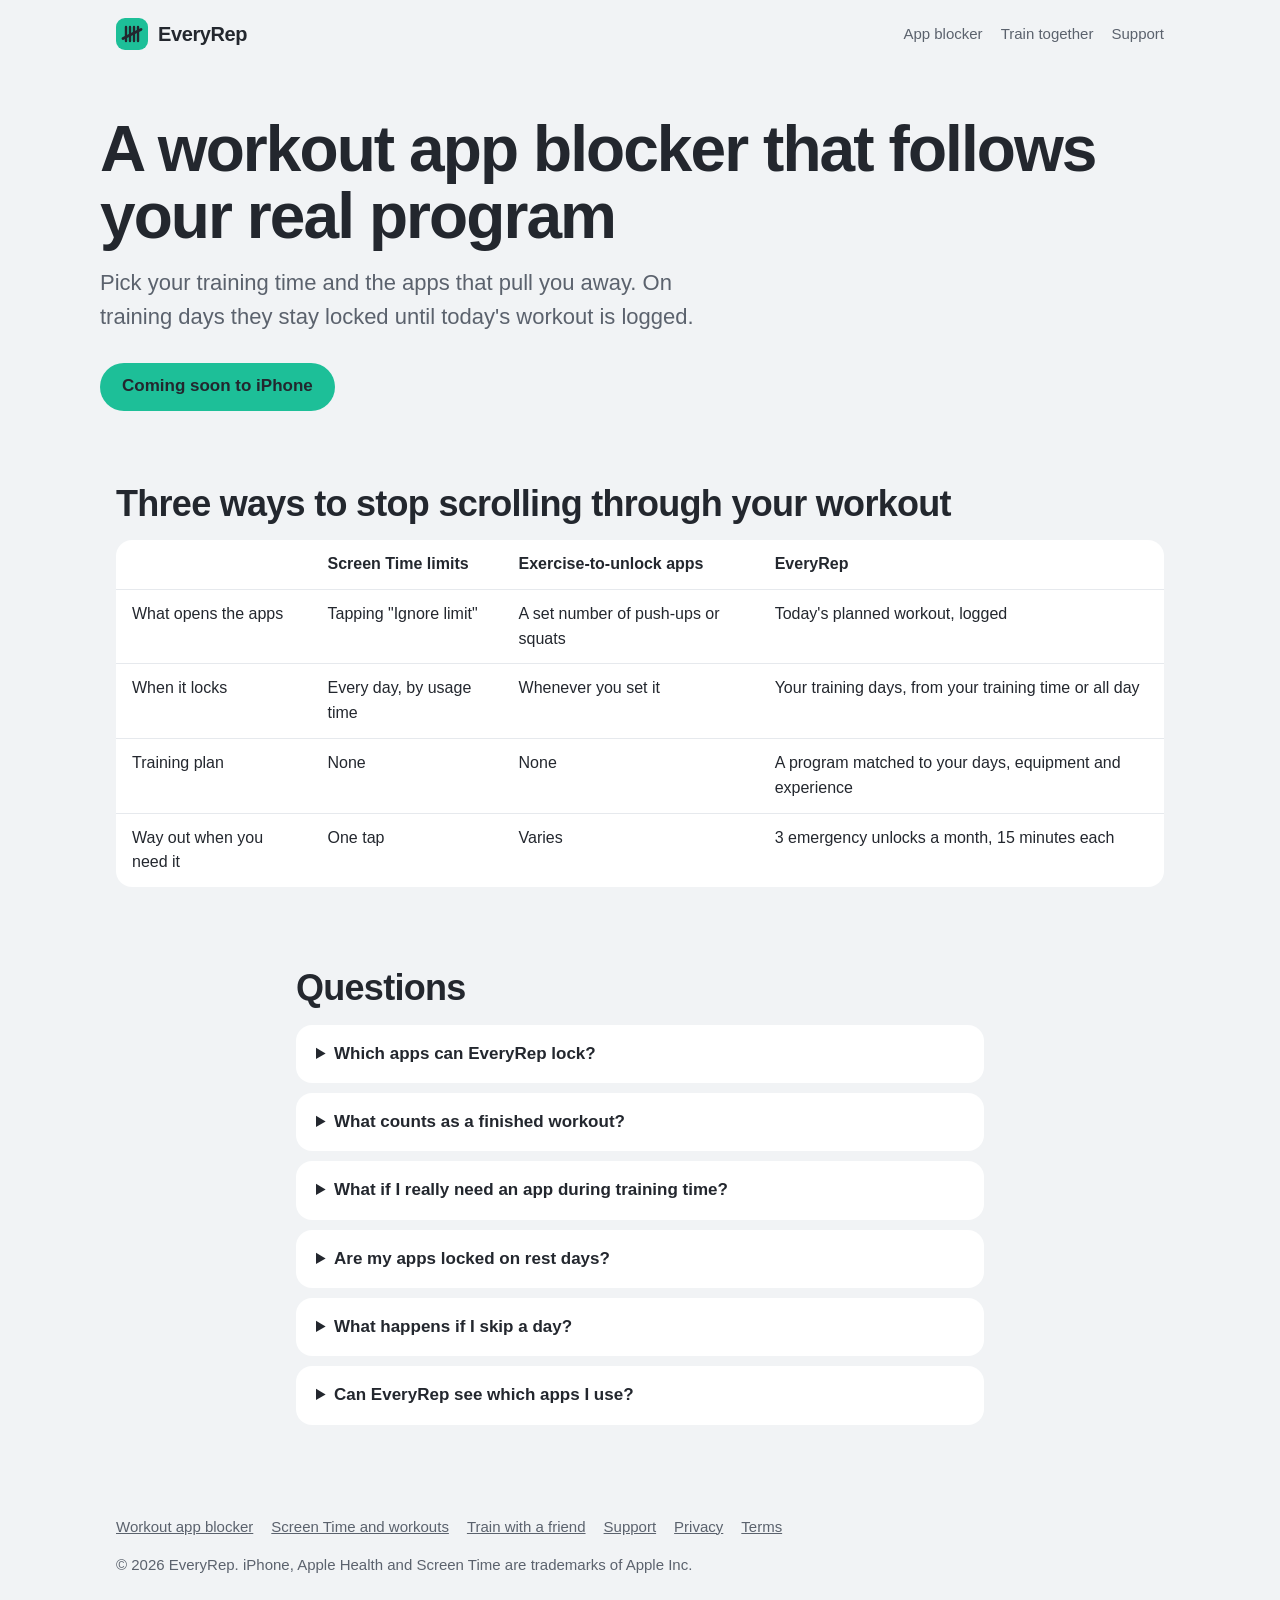
<file: public/workout-app-blocker/index.html>
<!doctype html>
<html lang="en">
<head>
  <meta charset="utf-8">
  <meta name="viewport" content="width=device-width, initial-scale=1">
  <title>Workout App Blocker for iPhone | EveryRep</title>
  <meta name="description" content="EveryRep locks the apps you pick during training time and opens them when today's workout is logged. A real program, not push-ups to unlock.">
  <link rel="canonical" href="https://everyrep.app/workout-app-blocker/">
  <meta property="og:type" content="article">
  <meta property="og:title" content="A workout app blocker that follows your real program">
  <meta property="og:description" content="Your apps stay locked during training time until today's workout is logged.">
  <meta property="og:url" content="https://everyrep.app/workout-app-blocker/">
  <meta property="og:image" content="https://everyrep.app/assets/og.png">
  <meta name="twitter:card" content="summary_large_image">
  <link rel="icon" href="../favicon.svg" type="image/svg+xml">
  <link rel="apple-touch-icon" href="../assets/apple-touch-icon.png">
  <link rel="stylesheet" href="../styles.css">
  <script type="application/ld+json">
  {
    "@context": "https://schema.org",
    "@type": "FAQPage",
    "mainEntity": [
      {"@type": "Question", "name": "Which apps can EveryRep lock?", "acceptedAnswer": {"@type": "Answer", "text": "Any apps you choose in Apple's Screen Time picker, such as TikTok, Instagram or games. Phone, Messages, Maps and Camera always work."}},
      {"@type": "Question", "name": "What counts as a finished workout?", "acceptedAnswer": {"@type": "Answer", "text": "A logged workout of 10 minutes or more, or one with 4 working sets. When it counts, the apps open for the rest of the day."}},
      {"@type": "Question", "name": "What if I really need an app during training time?", "acceptedAnswer": {"@type": "Answer", "text": "You get three emergency unlocks a month, each opening the apps for 15 minutes. You can also turn the lock off in Settings."}},
      {"@type": "Question", "name": "Are my apps locked on rest days?", "acceptedAnswer": {"@type": "Answer", "text": "No. The lock follows your program's training days. If you move a workout to another day, the lock moves with it."}},
      {"@type": "Question", "name": "What happens if I skip a day?", "acceptedAnswer": {"@type": "Answer", "text": "By default the apps open at 10 pm anyway, so a skipped day never keeps them locked overnight."}},
      {"@type": "Question", "name": "Can EveryRep see which apps I use?", "acceptedAnswer": {"@type": "Answer", "text": "No. The lock uses Apple's Screen Time, so EveryRep never sees which apps you use or for how long."}}
    ]
  }
  </script>
</head>
<body>
  <header class="site-header">
    <div class="wrap">
      <a class="brand" href="../"><img src="../assets/logo.svg" alt="" width="32" height="32">EveryRep</a>
      <nav class="site-nav" aria-label="Main">
        <a href="../workout-app-blocker/">App blocker</a>
        <a href="../train-with-a-friend/">Train together</a>
        <a href="../support/">Support</a>
      </nav>
    </div>
  </header>

  <main>
    <div class="wrap hero">
      <h1>A workout app blocker that follows your real program</h1>
      <p class="lede">Pick your training time and the apps that pull you away. On training days they stay locked until today's workout is logged.</p>
      <div class="cta-row">
        <span class="button" aria-disabled="true">Coming soon to iPhone</span>
      </div>
    </div>


    <section>
      <div class="wrap">
        <h2>Three ways to stop scrolling through your workout</h2>
        <div class="table-scroll">
          <table class="compare">
            <thead><tr><th></th><th>Screen Time limits</th><th>Exercise-to-unlock apps</th><th>EveryRep</th></tr></thead>
            <tbody>
              <tr><td>What opens the apps</td><td>Tapping "Ignore limit"</td><td>A set number of push-ups or squats</td><td>Today's planned workout, logged</td></tr>
              <tr><td>When it locks</td><td>Every day, by usage time</td><td>Whenever you set it</td><td>Your training days, from your training time or all day</td></tr>
              <tr><td>Training plan</td><td>None</td><td>None</td><td>A program matched to your days, equipment and experience</td></tr>
              <tr><td>Way out when you need it</td><td>One tap</td><td>Varies</td><td>3 emergency unlocks a month, 15 minutes each</td></tr>
            </tbody>
          </table>
        </div>
      </div>
    </section>

    <section>
      <div class="wrap narrow faq">
        <h2>Questions</h2>
        <details><summary>Which apps can EveryRep lock?</summary><p>Any apps you choose in Apple's Screen Time picker, such as TikTok, Instagram or games. Phone, Messages, Maps and Camera always work.</p></details>
        <details><summary>What counts as a finished workout?</summary><p>A logged workout of 10 minutes or more, or one with 4 working sets. When it counts, the apps open for the rest of the day.</p></details>
        <details><summary>What if I really need an app during training time?</summary><p>You get three emergency unlocks a month, each opening the apps for 15 minutes. You can also turn the lock off in Settings.</p></details>
        <details><summary>Are my apps locked on rest days?</summary><p>No. The lock follows your program's training days. If you move a workout to another day, the lock moves with it.</p></details>
        <details><summary>What happens if I skip a day?</summary><p>By default the apps open at 10 pm anyway, so a skipped day never keeps them locked overnight.</p></details>
        <details><summary>Can EveryRep see which apps I use?</summary><p>No. The lock uses Apple's Screen Time, so EveryRep never sees which apps you use or for how long.</p></details>
      </div>
    </section>
  </main>

  <footer class="site-footer">
    <div class="wrap">
      <nav aria-label="Footer">
        <a href="../workout-app-blocker/">Workout app blocker</a>
        <a href="../screen-time-workout/">Screen Time and workouts</a>
        <a href="../train-with-a-friend/">Train with a friend</a>
        <a href="../support/">Support</a>
        <a href="../privacy/">Privacy</a>
        <a href="../terms/">Terms</a>
      </nav>
      <p>© 2026 EveryRep. iPhone, Apple Health and Screen Time are trademarks of Apple Inc.</p>
    </div>
  </footer>
</body>
</html>
</file>
<file: public/styles.css>
:root {
  --bg: #f1f3f5;
  --surface: #ffffff;
  --surface-2: #e6e9ed;
  --text: #23272e;
  --text-2: #5b626d;
  --accent: #1dbf98;
  --on-accent: #23272e;
  --accent-text: #0e7a61;
  --accent-soft: #ddf5ee;
  --radius: 16px;
  --max: 1080px;
  color-scheme: light dark;
}

@media (prefers-color-scheme: dark) {
  :root {
    --bg: #16191e;
    --surface: #1f232a;
    --surface-2: #2a2f37;
    --text: #eef0f3;
    --text-2: #a3aab5;
    --accent: #2fd3a8;
    --on-accent: #16191e;
    --accent-text: #2fd3a8;
    --accent-soft: #1c3a33;
  }
}

* { box-sizing: border-box; }

html { -webkit-text-size-adjust: 100%; }

body {
  margin: 0;
  background: var(--bg);
  color: var(--text);
  font: 17px/1.55 -apple-system, BlinkMacSystemFont, "SF Pro Text", "Inter", "Segoe UI", Roboto, sans-serif;
}

a { color: var(--accent-text); }

img { max-width: 100%; height: auto; }

.wrap { max-width: var(--max); margin: 0 auto; padding: 0 16px; }

.narrow { max-width: 720px; }

/* Header */
.site-header { padding: 18px 0; }
.site-header .wrap { display: flex; align-items: center; justify-content: space-between; gap: 16px; }
.brand { display: inline-flex; align-items: center; gap: 10px; color: var(--text); text-decoration: none; font-weight: 700; font-size: 20px; letter-spacing: -0.02em; }
.brand svg { width: 32px; height: 32px; }
.site-nav { display: flex; gap: 18px; flex-wrap: wrap; font-size: 15px; }
.site-nav a { color: var(--text-2); text-decoration: none; }
.site-nav a:hover { color: var(--text); }

/* Hero */
.hero { padding: 48px 0 32px; }
.hero h1 { font-size: clamp(36px, 7vw, 64px); line-height: 1.05; letter-spacing: -0.03em; margin: 0 0 16px; }
.hero .lede { font-size: clamp(18px, 2.4vw, 22px); color: var(--text-2); max-width: 620px; margin: 0 0 28px; }

.eyebrow { display: inline-block; font-size: 14px; font-weight: 600; color: var(--accent-text); background: var(--accent-soft); padding: 4px 12px; border-radius: 999px; margin-bottom: 18px; }

.cta-row { display: flex; gap: 12px; flex-wrap: wrap; align-items: center; }
.button { display: inline-flex; align-items: center; justify-content: center; min-height: 48px; padding: 0 22px; border-radius: 999px; font-weight: 600; text-decoration: none; background: var(--accent); color: var(--on-accent); border: 0; font-size: 17px; cursor: pointer; }
span.button { cursor: default; }
.button.secondary { background: var(--surface); color: var(--text); }
.note { font-size: 14px; color: var(--text-2); }

/* Sections */
section { padding: 40px 0; }
h2 { font-size: clamp(26px, 4vw, 36px); letter-spacing: -0.02em; line-height: 1.15; margin: 0 0 16px; }
h3 { font-size: 19px; margin: 0 0 8px; }

.grid { display: grid; gap: 16px; grid-template-columns: repeat(auto-fit, minmax(240px, 1fr)); }
.card { background: var(--surface); border-radius: var(--radius); padding: 22px; }
.card p { margin: 0; color: var(--text-2); }

.steps { counter-reset: step; list-style: none; padding: 0; margin: 0; display: grid; gap: 12px; }
.steps li { counter-increment: step; background: var(--surface); border-radius: var(--radius); padding: 18px 18px 18px 64px; position: relative; }
.steps li::before { content: counter(step); position: absolute; left: 18px; top: 16px; width: 32px; height: 32px; border-radius: 50%; background: var(--accent); color: var(--on-accent); font-weight: 700; display: grid; place-items: center; }

.compare { width: 100%; border-collapse: collapse; background: var(--surface); border-radius: var(--radius); overflow: hidden; font-size: 16px; }
.compare th, .compare td { text-align: left; padding: 12px 16px; border-bottom: 1px solid var(--surface-2); vertical-align: top; }
.compare tr:last-child td { border-bottom: 0; }
.table-scroll { overflow-x: auto; }

/* FAQ */
.faq details { background: var(--surface); border-radius: var(--radius); padding: 16px 20px; margin-bottom: 10px; }
.faq summary { font-weight: 600; cursor: pointer; }
.faq details p { margin: 10px 0 0; color: var(--text-2); }

/* Legal / prose pages */
.prose h1 { font-size: clamp(30px, 5vw, 44px); letter-spacing: -0.02em; margin: 24px 0 8px; }
.prose h2 { font-size: 22px; margin: 32px 0 8px; }
.prose p, .prose li { color: var(--text); }
.prose .updated { color: var(--text-2); font-size: 15px; }

/* Shared program page */
.code { font: 700 28px/1 ui-monospace, "SF Mono", Menlo, monospace; letter-spacing: 0.12em; background: var(--surface); padding: 14px 18px; border-radius: 12px; display: inline-block; }

/* Footer */
.site-footer { padding: 40px 0 56px; color: var(--text-2); font-size: 15px; }
.site-footer nav { display: flex; gap: 18px; flex-wrap: wrap; margin-bottom: 8px; }
.site-footer a { color: var(--text-2); }
</file>
